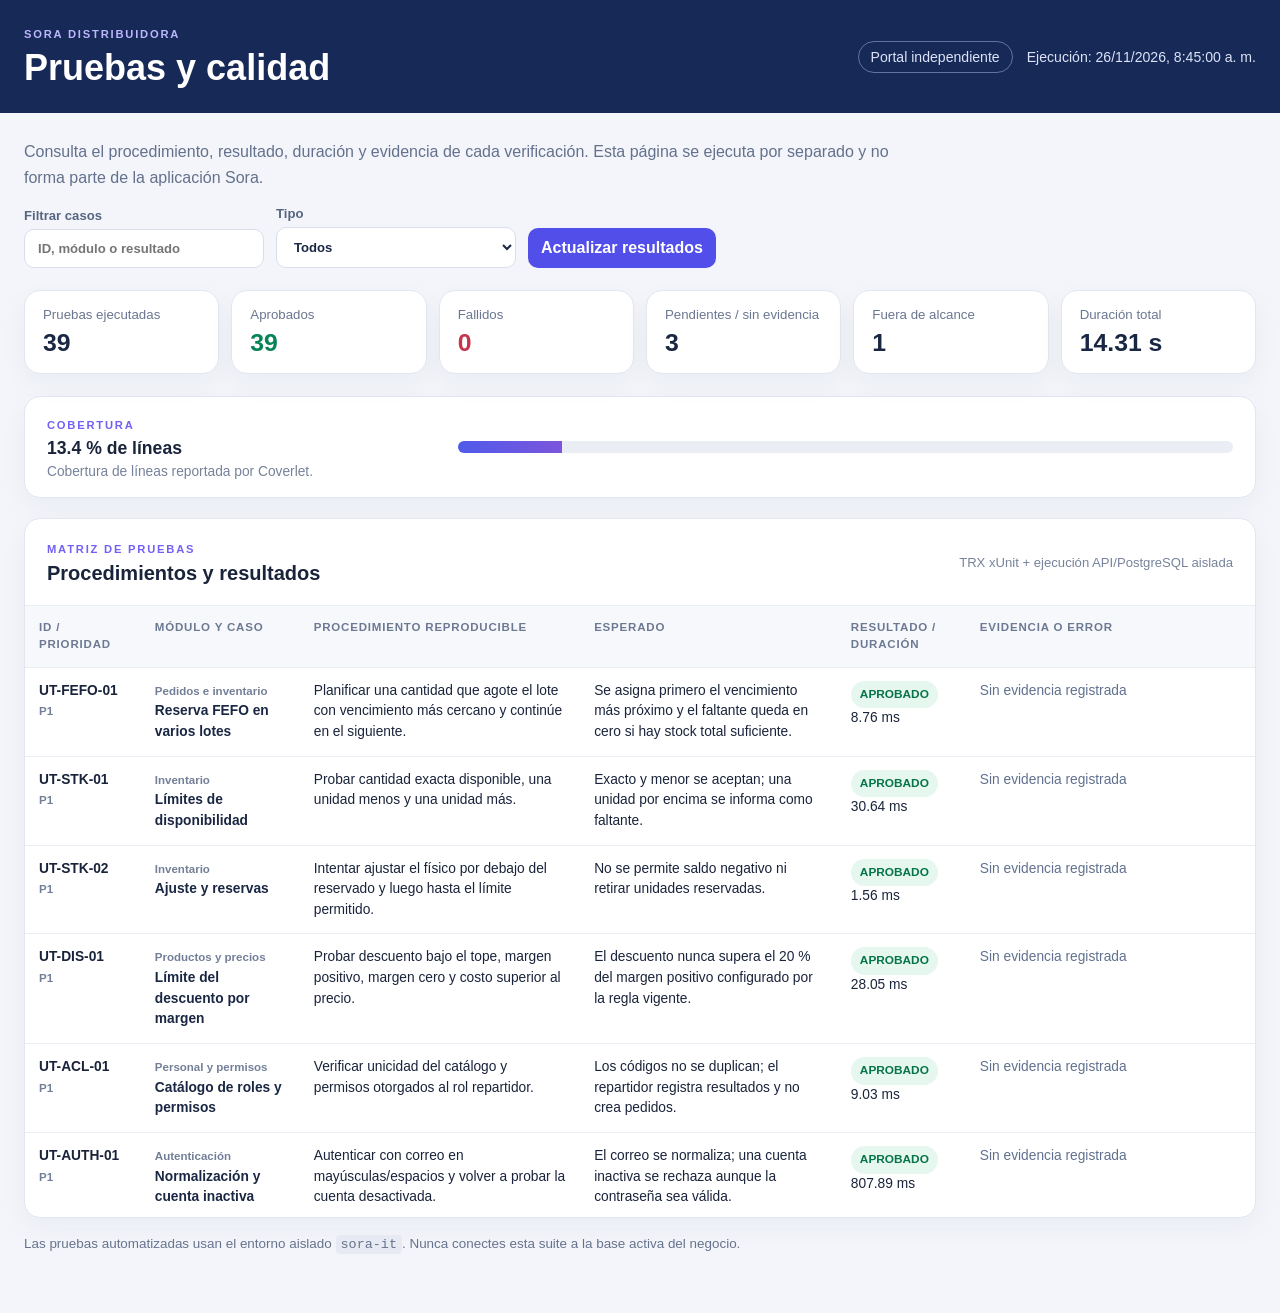
<file: web/test-portal/index.html>
<!doctype html>
<html lang="es">
<head>
  <meta charset="utf-8">
  <meta name="viewport" content="width=device-width, initial-scale=1">
  <meta name="color-scheme" content="light">
  <title>Calidad de software · Sora</title>
  <link rel="stylesheet" href="styles.css">
</head>
<body>
  <header class="topbar">
    <div><span class="eyebrow">SORA DISTRIBUIDORA</span><h1>Pruebas y calidad</h1></div>
    <div class="header-meta"><span class="badge">Portal independiente</span><span id="run-date">Sin ejecución registrada</span></div>
  </header>
  <main>
    <section class="intro">
      <p>Consulta el procedimiento, resultado, duración y evidencia de cada verificación. Esta página se ejecuta por separado y no forma parte de la aplicación Sora.</p>
      <div class="toolbar"><label>Filtrar casos <input id="search" type="search" placeholder="ID, módulo o resultado"></label><label>Tipo <select id="suite-filter"><option value="all">Todos</option><option value="unit">Unitarias</option><option value="integration">Integración</option><option value="api">API</option></select></label><button id="refresh" type="button">Actualizar resultados</button></div>
    </section>
    <section class="metrics" aria-label="Resumen de ejecución">
      <article><span>Pruebas ejecutadas</span><strong id="total">—</strong></article>
      <article class="good"><span>Aprobados</span><strong id="passed">—</strong></article>
      <article class="bad"><span>Fallidos</span><strong id="failed">—</strong></article>
      <article><span>Pendientes / sin evidencia</span><strong id="pending">—</strong></article>
      <article><span>Fuera de alcance</span><strong id="excluded">—</strong></article>
      <article><span>Duración total</span><strong id="duration">—</strong></article>
    </section>
    <section class="coverage">
      <div><span class="eyebrow">COBERTURA</span><h2 id="coverage-title">Cobertura no disponible</h2><p id="coverage-note">Se mostrará cuando exista un reporte Coverlet de la ejecución.</p></div>
      <div class="coverage-meter"><div id="coverage-bar"></div></div>
    </section>
    <section class="panel">
      <div class="panel-head"><div><span class="eyebrow">MATRIZ DE PRUEBAS</span><h2>Procedimientos y resultados</h2></div><span id="result-source" class="muted">Cargando…</span></div>
      <div class="table-wrap"><table><thead><tr><th>ID / prioridad</th><th>Módulo y caso</th><th>Procedimiento reproducible</th><th>Esperado</th><th>Resultado / duración</th><th>Evidencia o error</th></tr></thead><tbody id="cases"></tbody></table></div>
      <p id="empty" class="empty" hidden>No hay resultados para este filtro. Ejecuta la suite desde el repositorio o cambia el filtro.</p>
    </section>
    <p class="footnote">Las pruebas automatizadas usan el entorno aislado <code>sora-it</code>. Nunca conectes esta suite a la base activa del negocio.</p>
  </main>
  <script src="app.js" defer></script>
</body>
</html>
</file>
<file: web/test-portal/styles.css>
:root{font-family:Inter,"Segoe UI",Arial,sans-serif;color:#19233a;background:#f3f5fa;font-synthesis:none;text-rendering:optimizeLegibility}*{box-sizing:border-box}body{margin:0}.topbar{background:#172957;color:white;padding:24px max(24px,calc((100vw - 1440px)/2));display:flex;align-items:center;justify-content:space-between;gap:20px}.topbar h1{margin:5px 0 0;font-size:clamp(1.5rem,3vw,2.25rem)}.eyebrow{font-size:.7rem;letter-spacing:.16em;font-weight:800;color:#7260f6}.topbar .eyebrow{color:#bcb6ff}.header-meta{display:flex;align-items:center;gap:14px;font-size:.88rem;color:#dce3f8}.badge{border:1px solid #6373a0;border-radius:999px;padding:7px 12px}main{max-width:1440px;margin:auto;padding:26px 24px 48px}.intro{display:grid;gap:16px}.intro p{max-width:900px;color:#63718c;line-height:1.6;margin:0}.toolbar{display:flex;align-items:end;gap:12px;flex-wrap:wrap}.toolbar label{display:grid;gap:6px;color:#566581;font-size:.82rem;font-weight:700}.toolbar input,.toolbar select{min-width:240px}input,select,button{border:1px solid #d8deeb;border-radius:10px;padding:11px 13px;background:#fff;color:#1b2945;font:inherit}button{background:#524ee9;color:#fff;border:0;font-weight:750;cursor:pointer}button:hover{background:#433fd0}input:focus,select:focus,button:focus-visible{outline:3px solid #aaabff;outline-offset:2px}.metrics{display:grid;grid-template-columns:repeat(6,minmax(120px,1fr));gap:12px;margin:22px 0}.metrics article,.coverage,.panel{background:#fff;border:1px solid #e1e6f0;border-radius:16px;box-shadow:0 10px 28px #1f33590b}.metrics article{padding:16px 18px;display:grid;gap:7px;color:#6a7791;font-size:.83rem}.metrics strong{font-size:1.55rem;color:#1a2743}.metrics .good strong{color:#078457}.metrics .bad strong{color:#c5364d}.coverage{padding:18px 22px;display:grid;grid-template-columns:minmax(240px,1fr) minmax(160px,2fr);align-items:center;gap:24px;margin-bottom:20px}.coverage h2{font-size:1.1rem;margin:5px 0}.coverage p{margin:0;color:#76829a;font-size:.86rem}.coverage-meter{height:12px;background:#ebedf5;border-radius:99px;overflow:hidden}.coverage-meter div{height:100%;width:0;background:linear-gradient(90deg,#4f5bea,#7c55dc);transition:width .25s}.panel{overflow:hidden}.panel-head{padding:20px 22px;display:flex;justify-content:space-between;align-items:center;gap:12px}.panel-head h2{margin:5px 0 0;font-size:1.25rem}.muted{color:#77839b;font-size:.82rem}.table-wrap{overflow:auto;max-height:68vh}table{border-collapse:collapse;width:100%;min-width:1100px}th,td{text-align:left;padding:13px 14px;vertical-align:top;border-top:1px solid #e9edf4;font-size:.86rem;line-height:1.5}th{position:sticky;top:0;background:#f7f8fc;color:#6c7992;font-size:.72rem;text-transform:uppercase;letter-spacing:.07em;z-index:1}td:first-child{font-weight:800;white-space:nowrap}.case-title{font-weight:750;color:#1a2743}.priority{font-size:.72rem;color:#737f97;font-weight:600}.status{display:inline-block;border-radius:999px;padding:5px 9px;font-weight:800;font-size:.74rem}.status.pass{background:#e6f7ef;color:#067449}.status.fail{background:#ffebee;color:#b42e45}.status.pending{background:#eef1f7;color:#66738d}.status.excluded{background:#fff4dc;color:#88620a}.error{color:#b42e45;white-space:pre-wrap;overflow-wrap:anywhere}.evidence{color:#60718f}.empty{padding:24px;text-align:center;color:#72809a}.footnote{color:#66738d;font-size:.84rem;margin-top:18px}.footnote code{background:#e7eaf2;padding:2px 5px;border-radius:4px}@media(max-width:1100px){.metrics{grid-template-columns:repeat(3,1fr)}}@media(max-width:850px){.topbar{align-items:flex-start;flex-direction:column}.metrics{grid-template-columns:repeat(2,1fr)}.coverage{grid-template-columns:1fr}.header-meta{flex-wrap:wrap}}@media(max-width:480px){main{padding:18px 12px}.metrics{grid-template-columns:1fr 1fr}.toolbar label,.toolbar input,.toolbar select,.toolbar button{width:100%;min-width:0}}
</file>
